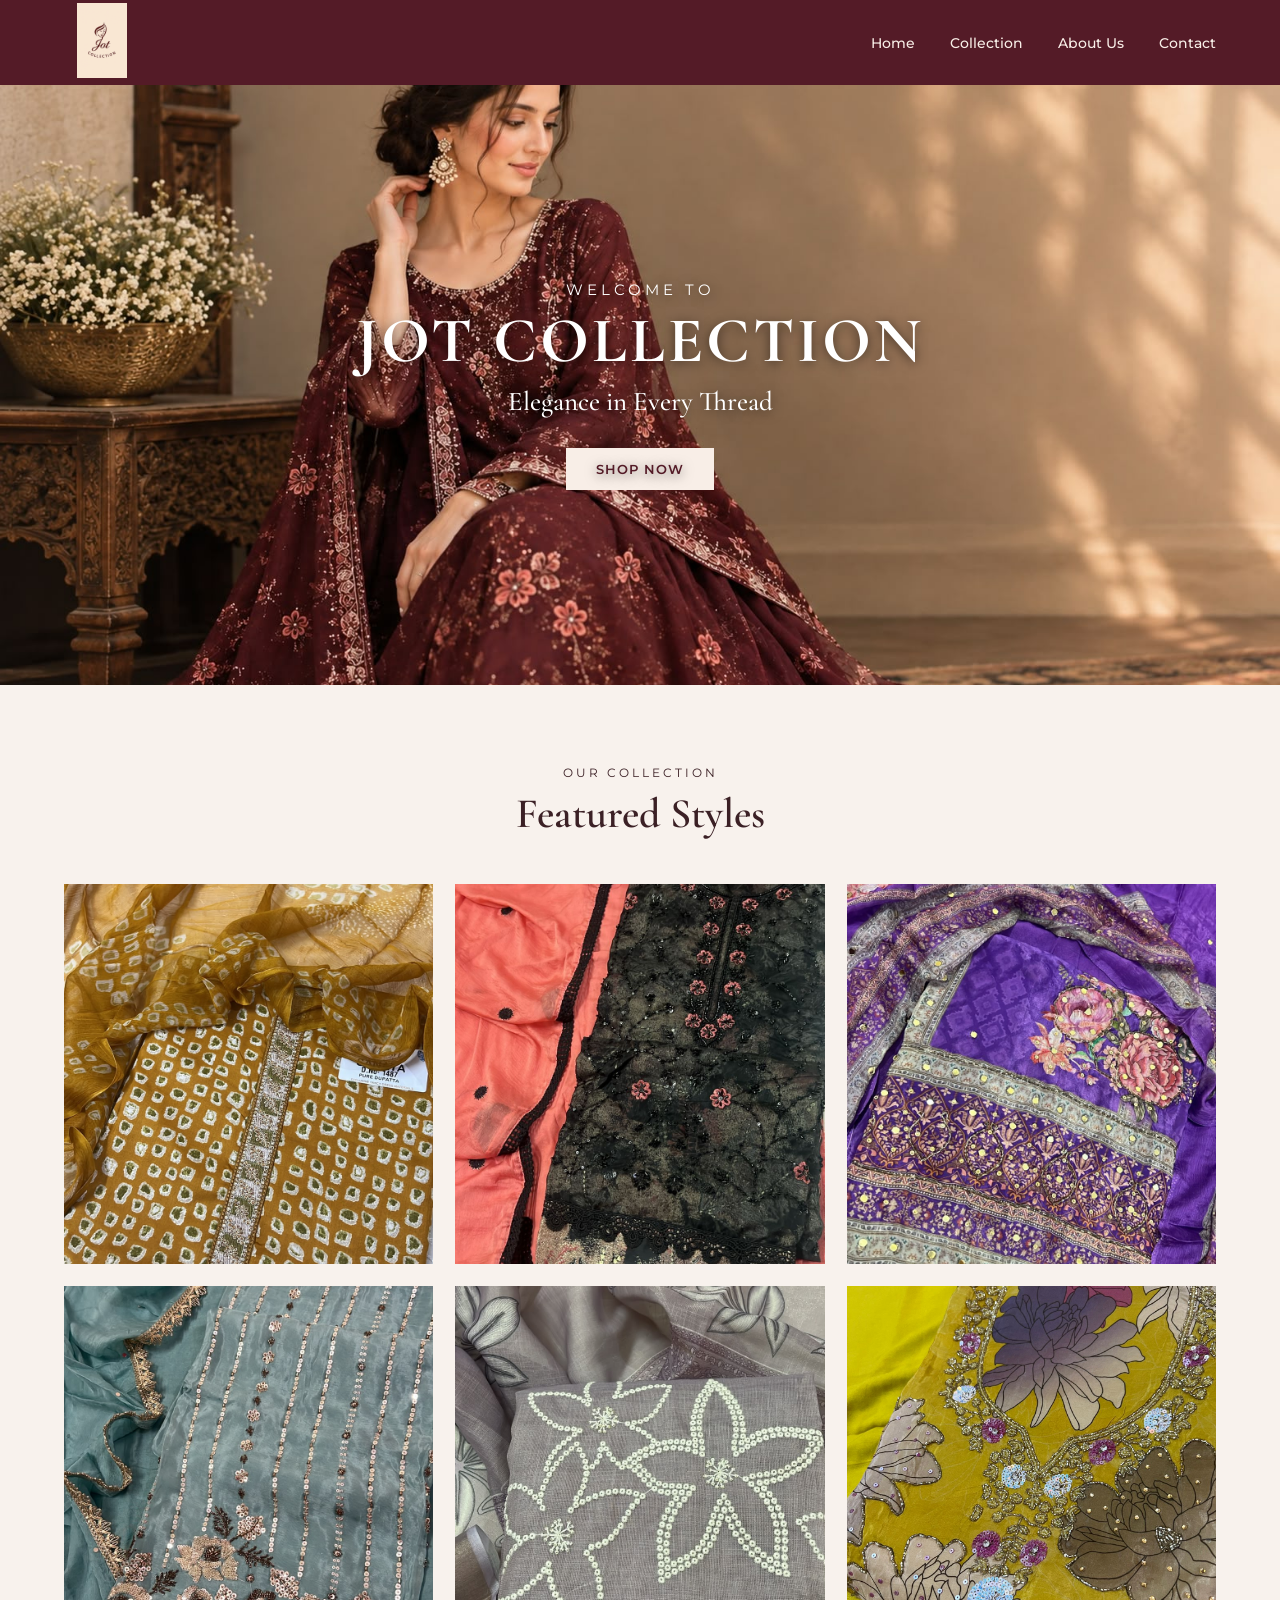
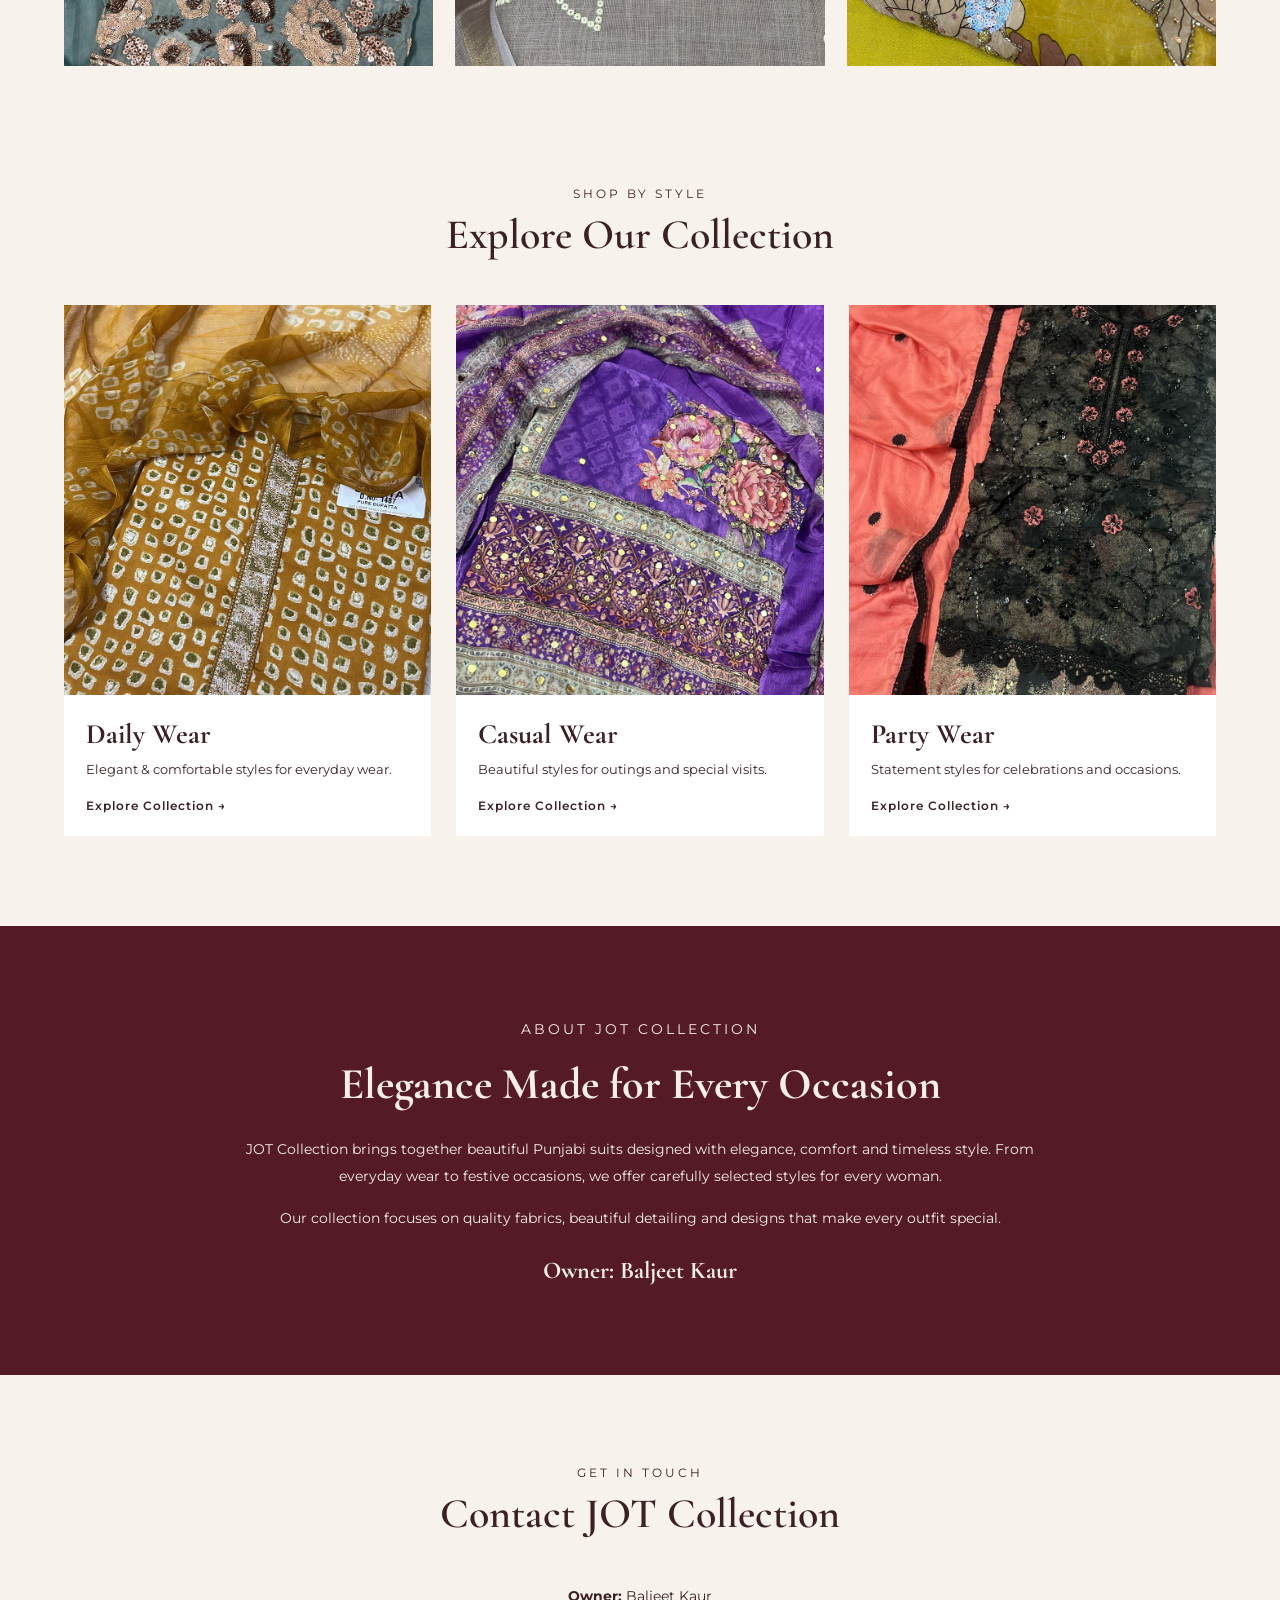
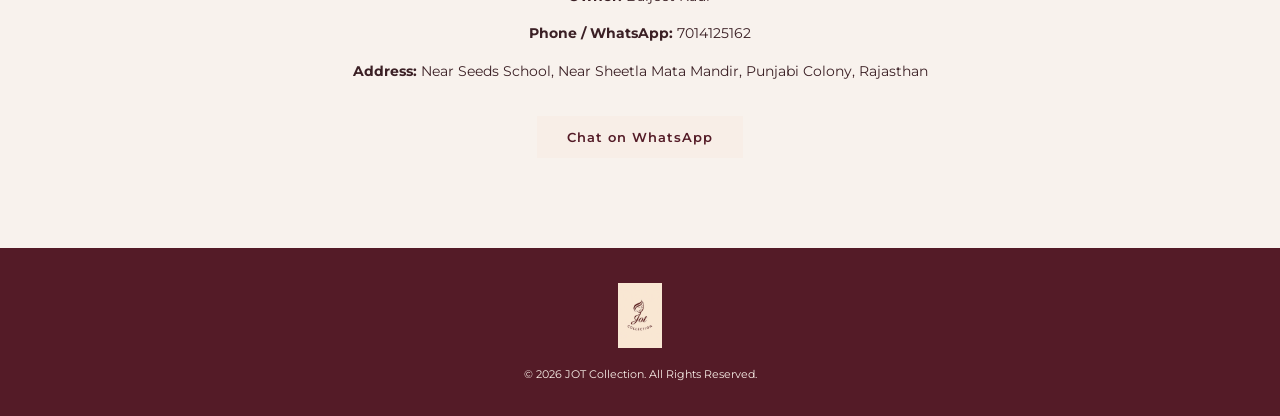
<file: index.html>
<!DOCTYPE html>
<html lang="en">

<head>
    <meta charset="UTF-8">
    <meta name="viewport" content="width=device-width, initial-scale=1.0">

    <title>JOT Collection | Punjabi Suits</title>

    <link rel="stylesheet" href="style.css">
</head>

<body>

    <!-- NAVBAR -->
    <header>
        <nav class="navbar">

            <a href="index.html" class="logo">
                <img src="logo.jpg" alt="JOT Collection Logo">
            </a>

            <div class="nav-links">
                <a href="index.html">Home</a>
                <a href="#collection">Collection</a>
                <a href="#about">About Us</a>
                <a href="#contact">Contact</a>
            </div>

        </nav>
    </header>


    <!-- HERO SECTION -->
    <section class="hero">

        <img src="hero.jpeg" alt="JOT Collection Fashion">

        <div class="hero-content">

            <p>WELCOME TO</p>

            <h1>JOT COLLECTION</h1>

            <h2>Elegance in Every Thread</h2>

            <a href="#collection" class="btn">
                SHOP NOW
            </a>

        </div>

    </section>


    <!-- FEATURED COLLECTION -->
    <section class="featured" id="collection">

        <div class="section-title">
            <p>OUR COLLECTION</p>
            <h2>Featured Styles</h2>
        </div>

        <div class="featured-grid">

            <div class="featured-card">
                <img src="image/suit1.jpeg" alt="JOT Collection Suit">
            </div>

            <div class="featured-card">
                <img src="image/suit3.jpeg" alt="JOT Collection Suit">
            </div>

            <div class="featured-card">
                <img src="image/suit6.jpeg" alt="JOT Collection Suit">
            </div>

            <div class="featured-card">
                <img src="image/suit12.jpeg" alt="JOT Collection Suit">
            </div>

            <div class="featured-card">
                <img src="image/suit18.jpeg" alt="JOT Collection Suit">
            </div>

            <div class="featured-card">
                <img src="image/suit26.jpeg" alt="JOT Collection Suit">
            </div>

        </div>

    </section>


    <!-- CATEGORIES -->
    <section class="categories">

        <div class="section-title">
            <p>SHOP BY STYLE</p>
            <h2>Explore Our Collection</h2>
        </div>

        <div class="category-grid">

            <!-- DAILY WEAR -->
            <a href="daily.html" class="category-card">

                <img src="image/suit1.jpeg" alt="Daily Wear">

                <div class="category-content">
                    <h3>Daily Wear</h3>

                    <p>
                        Elegant & comfortable styles for everyday wear.
                    </p>

                    <span>Explore Collection →</span>
                </div>

            </a>


            <!-- CASUAL WEAR -->
            <a href="casual.html" class="category-card">

                <img src="image/suit6.jpeg" alt="Casual Wear">

                <div class="category-content">
                    <h3>Casual Wear</h3>

                    <p>
                        Beautiful styles for outings and special visits.
                    </p>

                    <span>Explore Collection →</span>
                </div>

            </a>


            <!-- PARTY WEAR -->
            <a href="party.html" class="category-card">

                <img src="image/suit3.jpeg" alt="Party Wear">

                <div class="category-content">
                    <h3>Party Wear</h3>

                    <p>
                        Statement styles for celebrations and occasions.
                    </p>

                    <span>Explore Collection →</span>
                </div>

            </a>

        </div>

    </section>


    <!-- ABOUT US -->
    <section class="about" id="about">

        <div class="about-content">

            <p class="small-title">
                ABOUT JOT COLLECTION
            </p>

            <h2>
                Elegance Made for Every Occasion
            </h2>

            <p>
                JOT Collection brings together beautiful Punjabi suits
                designed with elegance, comfort and timeless style.
                From everyday wear to festive occasions, we offer
                carefully selected styles for every woman.
            </p>

            <p>
                Our collection focuses on quality fabrics, beautiful
                detailing and designs that make every outfit special.
            </p>

            <h3>
                Owner: Baljeet Kaur
            </h3>

        </div>

    </section>


    <!-- CONTACT -->
    <section class="contact" id="contact">

        <div class="section-title">

            <p>GET IN TOUCH</p>

            <h2>Contact JOT Collection</h2>

        </div>

        <div class="contact-info">

            <p>
                <strong>Owner:</strong> Baljeet Kaur
            </p>

            <p>
                <strong>Phone / WhatsApp:</strong> 7014125162
            </p>

            <p>
                <strong>Address:</strong>
                Near Seeds School, Near Sheetla Mata Mandir,
                Punjabi Colony, Rajasthan
            </p>

            <a
                href="https://wa.me/917014125162"
                class="btn"
                target="_blank">
                Chat on WhatsApp
            </a>

        </div>

    </section>


    <!-- FOOTER -->
    <footer>

        <img src="logo.jpg" alt="JOT Collection Logo">

        <p>
            © 2026 JOT Collection. All Rights Reserved.
        </p>

    </footer>


</body>

</html>
</file>
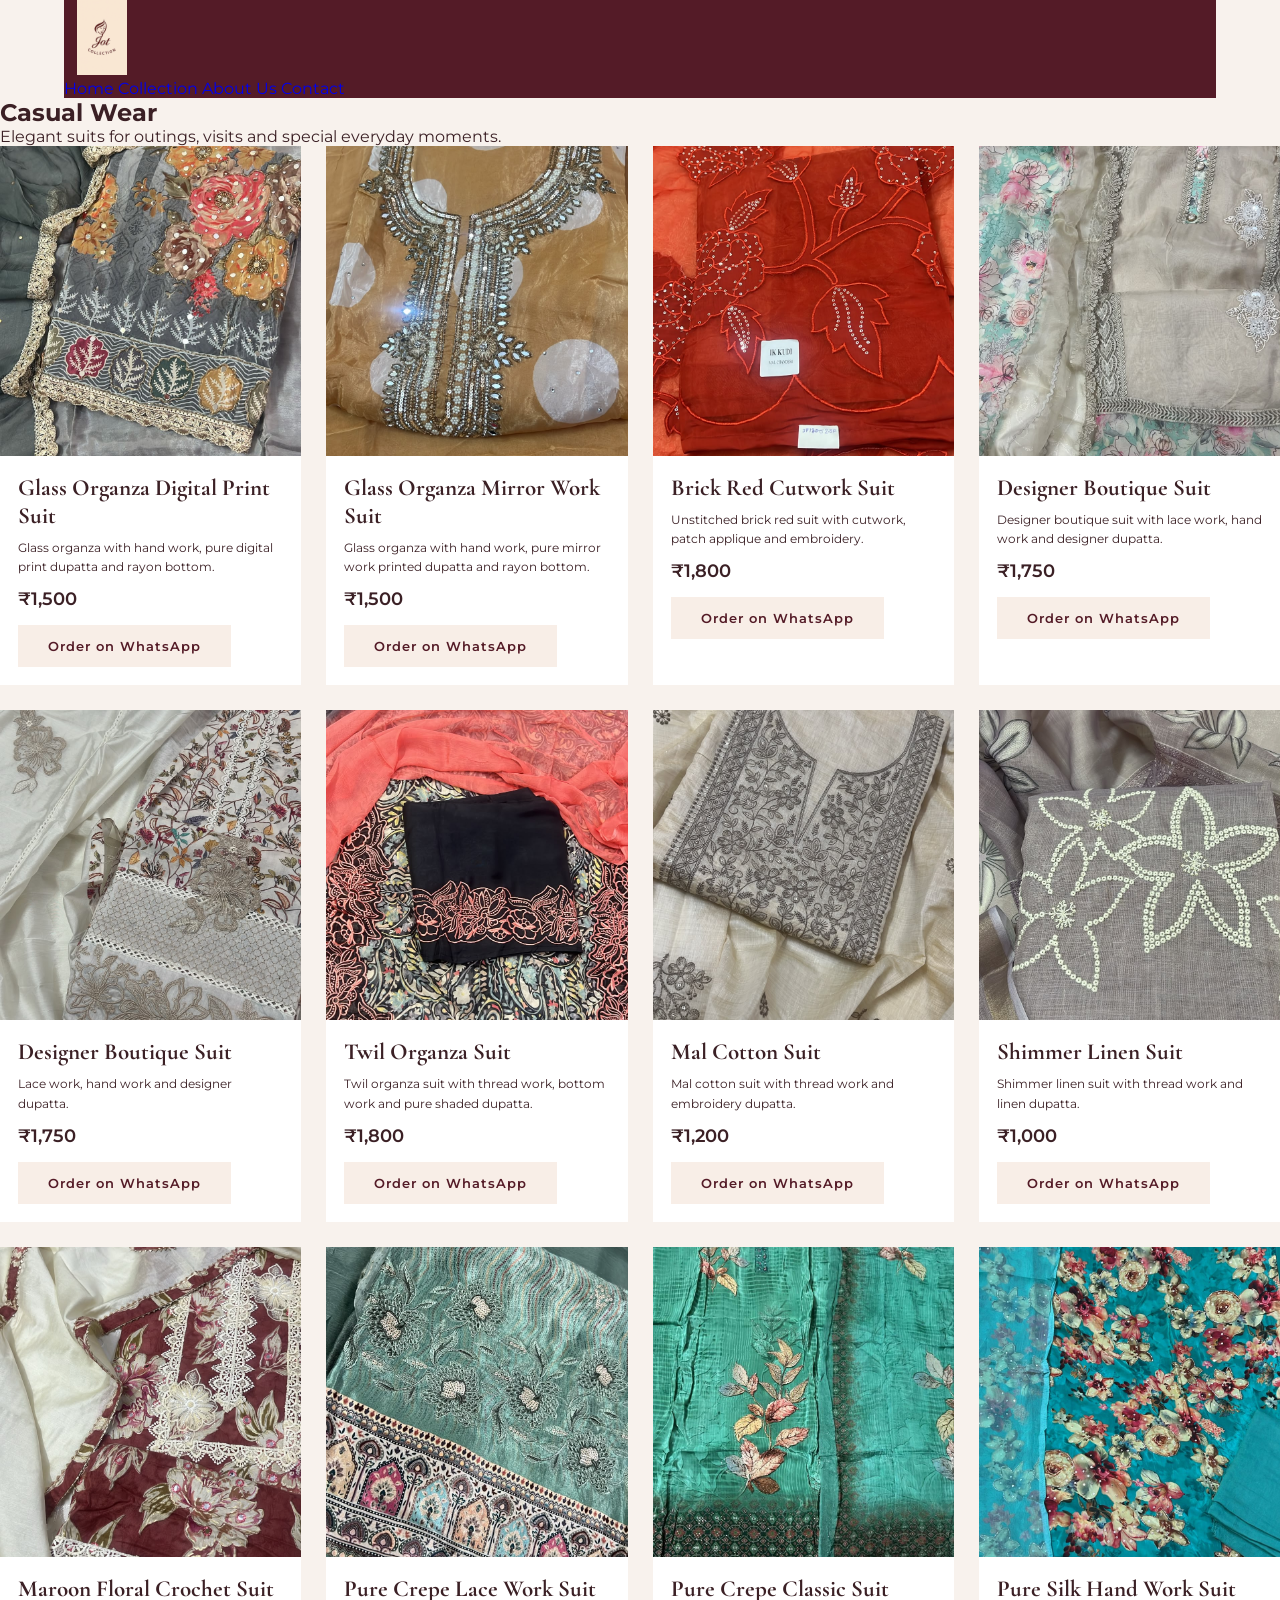
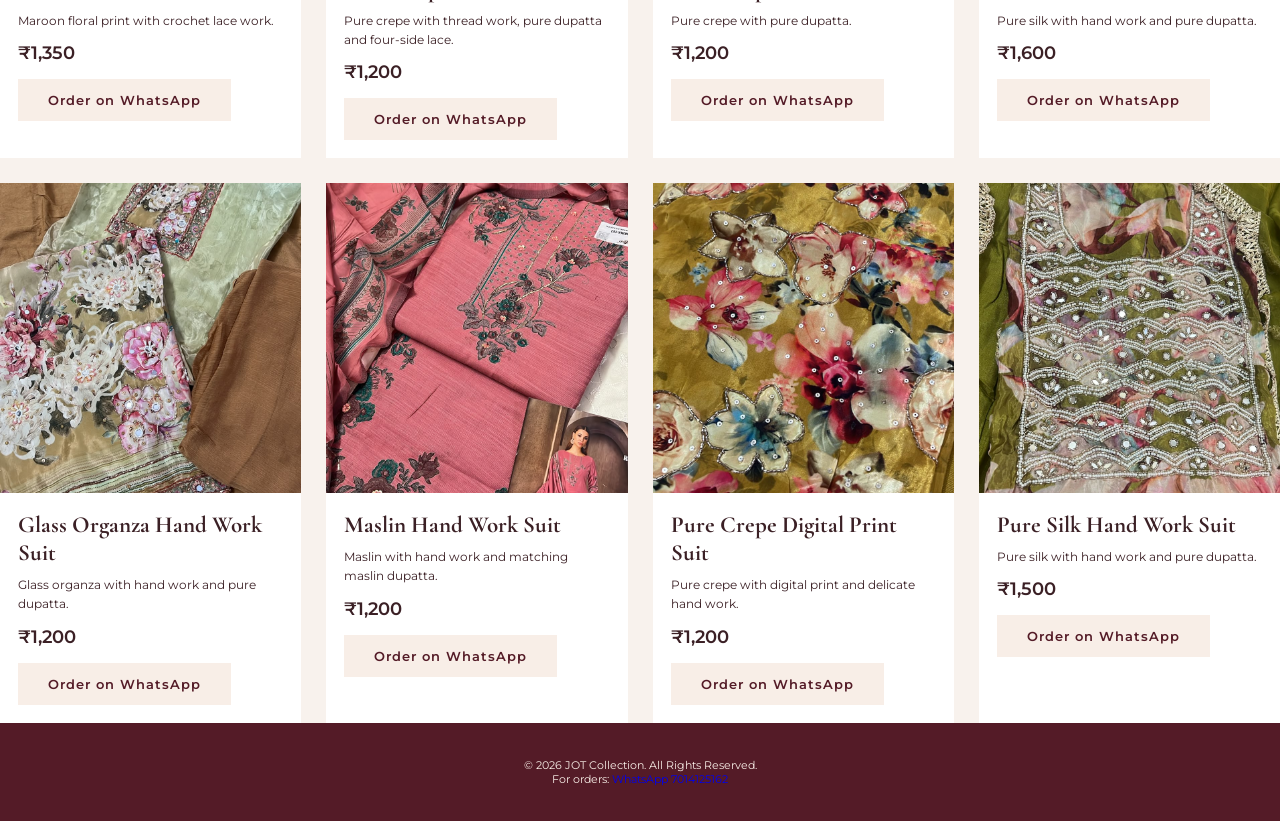
<file: casual.html>
<!DOCTYPE html>
<html lang="en">
<head>
    <meta charset="UTF-8">
    <meta name="viewport" content="width=device-width, initial-scale=1.0">
    <title>Casual Wear | JOT Collection</title>
    <link rel="stylesheet" href="style.css">
</head>

<body>

<header class="navbar">
    <div class="nav-container">
        <a href="index.html" class="logo">
            <img src="logo.jpg" alt="JOT Collection">
        </a>

        <nav>
            <a href="index.html">Home</a>
            <a href="daily.html">Collection</a>
            <a href="index.html#about">About Us</a>
            <a href="index.html#contact">Contact</a>
        </nav>
    </div>
</header>

<main>

<section class="page-header">
    <h1>Casual Wear</h1>
    <p>Elegant suits for outings, visits and special everyday moments.</p>
</section>

<section class="products">
    <div class="product-grid">

        <!-- Suit 7 -->
        <div class="product-card">
            <div class="product-image">
                <img src="image/suit7.jpeg" alt="Glass Organza Digital Print Suit">
            </div>
            <div class="product-info">
                <h3>Glass Organza Digital Print Suit</h3>
                <p>Glass organza with hand work, pure digital print dupatta and rayon bottom.</p>
                <span class="price">₹1,500</span>
                <a class="btn" href="https://wa.me/917014125162?text=Hello%20JOT%20Collection%2C%20I%20want%20to%20order%20Glass%20Organza%20Digital%20Print%20Suit" target="_blank">Order on WhatsApp</a>
            </div>
        </div>

        <!-- Suit 8 -->
        <div class="product-card">
            <div class="product-image">
                <img src="image/suit8.jpeg" alt="Glass Organza Mirror Work Suit">
            </div>
            <div class="product-info">
                <h3>Glass Organza Mirror Work Suit</h3>
                <p>Glass organza with hand work, pure mirror work printed dupatta and rayon bottom.</p>
                <span class="price">₹1,500</span>
                <a class="btn" href="https://wa.me/917014125162?text=Hello%20JOT%20Collection%2C%20I%20want%20to%20order%20Glass%20Organza%20Mirror%20Work%20Suit" target="_blank">Order on WhatsApp</a>
            </div>
        </div>

        <!-- Suit 9 -->
        <div class="product-card">
            <div class="product-image">
                <img src="image/suit9.jpeg" alt="Brick Red Cutwork Suit">
            </div>
            <div class="product-info">
                <h3>Brick Red Cutwork Suit</h3>
                <p>Unstitched brick red suit with cutwork, patch applique and embroidery.</p>
                <span class="price">₹1,800</span>
                <a class="btn" href="https://wa.me/917014125162?text=Hello%20JOT%20Collection%2C%20I%20want%20to%20order%20Brick%20Red%20Cutwork%20Suit" target="_blank">Order on WhatsApp</a>
            </div>
        </div>

        <!-- Suit 11 -->
        <div class="product-card">
            <div class="product-image">
                <img src="image/suit11.jpeg" alt="Designer Boutique Suit">
            </div>
            <div class="product-info">
                <h3>Designer Boutique Suit</h3>
                <p>Designer boutique suit with lace work, hand work and designer dupatta.</p>
                <span class="price">₹1,750</span>
                <a class="btn" href="https://wa.me/917014125162?text=Hello%20JOT%20Collection%2C%20I%20want%20to%20order%20Designer%20Boutique%20Suit" target="_blank">Order on WhatsApp</a>
            </div>
        </div>

        <!-- Suit 13 -->
        <div class="product-card">
            <div class="product-image">
                <img src="image/suit13.jpeg" alt="Designer Boutique Suit">
            </div>
            <div class="product-info">
                <h3>Designer Boutique Suit</h3>
                <p>Lace work, hand work and designer dupatta.</p>
                <span class="price">₹1,750</span>
                <a class="btn" href="https://wa.me/917014125162?text=Hello%20JOT%20Collection%2C%20I%20want%20to%20order%20Designer%20Boutique%20Suit" target="_blank">Order on WhatsApp</a>
            </div>
        </div>

        <!-- Suit 16 -->
        <div class="product-card">
            <div class="product-image">
                <img src="image/suit16.jpeg" alt="Twil Organza Suit">
            </div>
            <div class="product-info">
                <h3>Twil Organza Suit</h3>
                <p>Twil organza suit with thread work, bottom work and pure shaded dupatta.</p>
                <span class="price">₹1,800</span>
                <a class="btn" href="https://wa.me/917014125162?text=Hello%20JOT%20Collection%2C%20I%20want%20to%20order%20Twil%20Organza%20Suit" target="_blank">Order on WhatsApp</a>
            </div>
        </div>

        <!-- Suit 17 -->
        <div class="product-card">
            <div class="product-image">
                <img src="image/suit17.jpeg" alt="Mal Cotton Suit">
            </div>
            <div class="product-info">
                <h3>Mal Cotton Suit</h3>
                <p>Mal cotton suit with thread work and embroidery dupatta.</p>
                <span class="price">₹1,200</span>
                <a class="btn" href="https://wa.me/917014125162?text=Hello%20JOT%20Collection%2C%20I%20want%20to%20order%20Mal%20Cotton%20Suit" target="_blank">Order on WhatsApp</a>
            </div>
        </div>

        <!-- Suit 18 -->
        <div class="product-card">
            <div class="product-image">
                <img src="image/suit18.jpeg" alt="Shimmer Linen Suit">
            </div>
            <div class="product-info">
                <h3>Shimmer Linen Suit</h3>
                <p>Shimmer linen suit with thread work and linen dupatta.</p>
                <span class="price">₹1,000</span>
                <a class="btn" href="https://wa.me/917014125162?text=Hello%20JOT%20Collection%2C%20I%20want%20to%20order%20Shimmer%20Linen%20Suit" target="_blank">Order on WhatsApp</a>
            </div>
        </div>

        <!-- Suit 19 -->
        <div class="product-card">
            <div class="product-image">
                <img src="image/suit19.jpeg" alt="Maroon Floral Crochet Suit">
            </div>
            <div class="product-info">
                <h3>Maroon Floral Crochet Suit</h3>
                <p>Maroon floral print with crochet lace work.</p>
                <span class="price">₹1,350</span>
                <a class="btn" href="https://wa.me/917014125162?text=Hello%20JOT%20Collection%2C%20I%20want%20to%20order%20Maroon%20Floral%20Crochet%20Suit" target="_blank">Order on WhatsApp</a>
            </div>
        </div>

        <!-- Suit 20 -->
        <div class="product-card">
            <div class="product-image">
                <img src="image/suit20.jpeg" alt="Pure Crepe Lace Work Suit">
            </div>
            <div class="product-info">
                <h3>Pure Crepe Lace Work Suit</h3>
                <p>Pure crepe with thread work, pure dupatta and four-side lace.</p>
                <span class="price">₹1,200</span>
                <a class="btn" href="https://wa.me/917014125162?text=Hello%20JOT%20Collection%2C%20I%20want%20to%20order%20Pure%20Crepe%20Lace%20Work%20Suit" target="_blank">Order on WhatsApp</a>
            </div>
        </div>

        <!-- Suit 22 -->
        <div class="product-card">
            <div class="product-image">
                <img src="image/suit22.jpeg" alt="Pure Crepe Classic Suit">
            </div>
            <div class="product-info">
                <h3>Pure Crepe Classic Suit</h3>
                <p>Pure crepe with pure dupatta.</p>
                <span class="price">₹1,200</span>
                <a class="btn" href="https://wa.me/917014125162?text=Hello%20JOT%20Collection%2C%20I%20want%20to%20order%20Pure%20Crepe%20Classic%20Suit" target="_blank">Order on WhatsApp</a>
            </div>
        </div>

        <!-- Suit 23 -->
        <div class="product-card">
            <div class="product-image">
                <img src="image/suit23.jpeg" alt="Pure Silk Hand Work Suit">
            </div>
            <div class="product-info">
                <h3>Pure Silk Hand Work Suit</h3>
                <p>Pure silk with hand work and pure dupatta.</p>
                <span class="price">₹1,600</span>
                <a class="btn" href="https://wa.me/917014125162?text=Hello%20JOT%20Collection%2C%20I%20want%20to%20order%20Pure%20Silk%20Hand%20Work%20Suit" target="_blank">Order on WhatsApp</a>
            </div>
        </div>

        <!-- Suit 29 -->
        <div class="product-card">
            <div class="product-image">
                <img src="image/suit29.jpeg" alt="Glass Organza Hand Work Suit">
            </div>
            <div class="product-info">
                <h3>Glass Organza Hand Work Suit</h3>
                <p>Glass organza with hand work and pure dupatta.</p>
                <span class="price">₹1,200</span>
                <a class="btn" href="https://wa.me/917014125162?text=Hello%20JOT%20Collection%2C%20I%20want%20to%20order%20Glass%20Organza%20Hand%20Work%20Suit" target="_blank">Order on WhatsApp</a>
            </div>
        </div>

        <!-- Suit 30 -->
        <div class="product-card">
            <div class="product-image">
                <img src="image/suit30.jpeg" alt="Maslin Hand Work Suit">
            </div>
            <div class="product-info">
                <h3>Maslin Hand Work Suit</h3>
                <p>Maslin with hand work and matching maslin dupatta.</p>
                <span class="price">₹1,200</span>
                <a class="btn" href="https://wa.me/917014125162?text=Hello%20JOT%20Collection%2C%20I%20want%20to%20order%20Maslin%20Hand%20Work%20Suit" target="_blank">Order on WhatsApp</a>
            </div>
        </div>

        <!-- Suit 31 -->
        <div class="product-card">
            <div class="product-image">
                <img src="image/suit31.jpeg" alt="Pure Crepe Digital Print Suit">
            </div>
            <div class="product-info">
                <h3>Pure Crepe Digital Print Suit</h3>
                <p>Pure crepe with digital print and delicate hand work.</p>
                <span class="price">₹1,200</span>
                <a class="btn" href="https://wa.me/917014125162?text=Hello%20JOT%20Collection%2C%20I%20want%20to%20order%20Pure%20Crepe%20Digital%20Print%20Suit" target="_blank">Order on WhatsApp</a>
            </div>
        </div>

        <!-- Suit 32 -->
        <div class="product-card">
            <div class="product-image">
                <img src="image/suit32.jpeg" alt="Pure Silk Hand Work Suit">
            </div>
            <div class="product-info">
                <h3>Pure Silk Hand Work Suit</h3>
                <p>Pure silk with hand work and pure dupatta.</p>
                <span class="price">₹1,500</span>
                <a class="btn" href="https://wa.me/917014125162?text=Hello%20JOT%20Collection%2C%20I%20want%20to%20order%20Pure%20Silk%20Hand%20Work%20Suit" target="_blank">Order on WhatsApp</a>
            </div>
        </div>

    </div>
</section>

</main>

<footer>
    <p>© 2026 JOT Collection. All Rights Reserved.</p>
    <p>
        For orders:
        <a href="https://wa.me/917014125162" target="_blank">
            WhatsApp 7014125162
        </a>
    </p>
</footer>

</body>
</html>
</file>
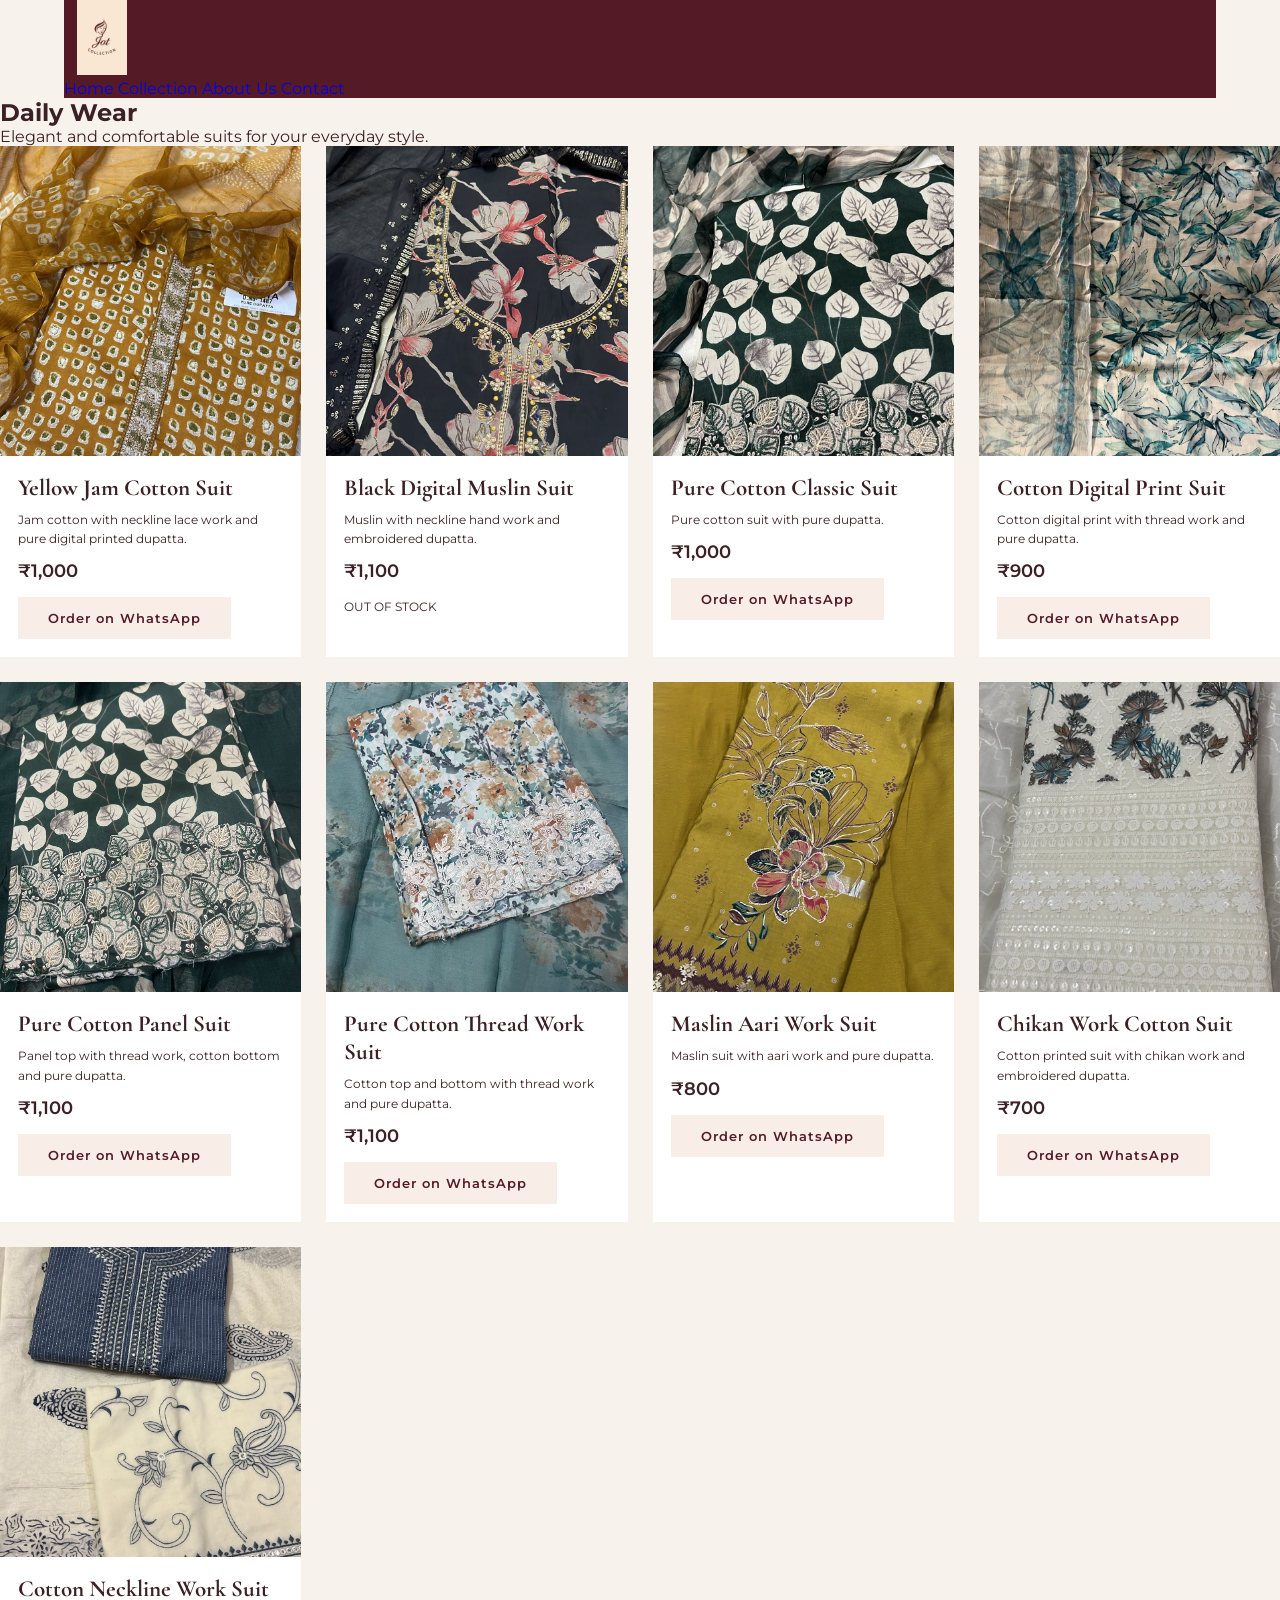
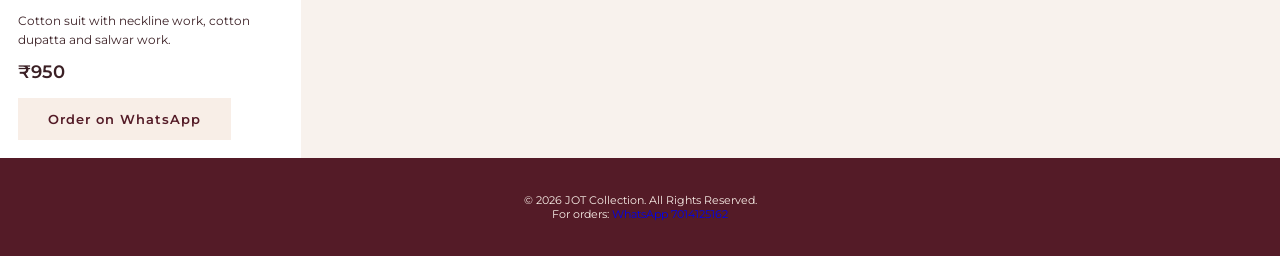
<file: daily.html>
<!DOCTYPE html>
<html lang="en">
<head>
    <meta charset="UTF-8">
    <meta name="viewport" content="width=device-width, initial-scale=1.0">
    <title>Daily Wear | JOT Collection</title>
    <link rel="stylesheet" href="style.css">
</head>

<body>

<header class="navbar">
    <div class="nav-container">
        <a href="index.html" class="logo">
            <img src="logo.jpg" alt="JOT Collection">
        </a>

        <nav>
            <a href="index.html">Home</a>
            <a href="daily.html">Collection</a>
            <a href="index.html#about">About Us</a>
            <a href="index.html#contact">Contact</a>
        </nav>
    </div>
</header>

<main>

<section class="page-header">
    <h1>Daily Wear</h1>
    <p>Elegant and comfortable suits for your everyday style.</p>
</section>

<section class="products">
    <div class="product-grid">

        <!-- Suit 1 -->
        <div class="product-card">
            <div class="product-image">
                <img src="image/suit1.jpeg" alt="Yellow Jam Cotton Suit">
            </div>
            <div class="product-info">
                <h3>Yellow Jam Cotton Suit</h3>
                <p>Jam cotton with neckline lace work and pure digital printed dupatta.</p>
                <span class="price">₹1,000</span>
                <a class="btn" href="https://wa.me/917014125162?text=Hello%20JOT%20Collection%2C%20I%20want%20to%20order%20Yellow%20Jam%20Cotton%20Suit" target="_blank">Order on WhatsApp</a>
            </div>
        </div>

        <!-- Suit 2 -->
        <div class="product-card">
            <div class="product-image">
                <img src="image/suit2.jpeg" alt="Black Digital Muslin Suit">
            </div>
            <div class="product-info">
                <h3>Black Digital Muslin Suit</h3>
                <p>Muslin with neckline hand work and embroidered dupatta.</p>
                <span class="price">₹1,100</span>
                <p class="out-stock">OUT OF STOCK</p>
            </div>
        </div>

        <!-- Suit 21 -->
        <div class="product-card">
            <div class="product-image">
                <img src="image/suit21.jpeg" alt="Pure Cotton Classic Suit">
            </div>
            <div class="product-info">
                <h3>Pure Cotton Classic Suit</h3>
                <p>Pure cotton suit with pure dupatta.</p>
                <span class="price">₹1,000</span>
                <a class="btn" href="https://wa.me/917014125162?text=Hello%20JOT%20Collection%2C%20I%20want%20to%20order%20Pure%20Cotton%20Classic%20Suit" target="_blank">Order on WhatsApp</a>
            </div>
        </div>

        <!-- Suit 24 -->
        <div class="product-card">
            <div class="product-image">
                <img src="image/suit24.jpeg" alt="Cotton Digital Print Suit">
            </div>
            <div class="product-info">
                <h3>Cotton Digital Print Suit</h3>
                <p>Cotton digital print with thread work and pure dupatta.</p>
                <span class="price">₹900</span>
                <a class="btn" href="https://wa.me/917014125162?text=Hello%20JOT%20Collection%2C%20I%20want%20to%20order%20Cotton%20Digital%20Print%20Suit" target="_blank">Order on WhatsApp</a>
            </div>
        </div>

        <!-- Suit 25 -->
        <div class="product-card">
            <div class="product-image">
                <img src="image/suit25.jpeg" alt="Pure Cotton Panel Suit">
            </div>
            <div class="product-info">
                <h3>Pure Cotton Panel Suit</h3>
                <p>Panel top with thread work, cotton bottom and pure dupatta.</p>
                <span class="price">₹1,100</span>
                <a class="btn" href="https://wa.me/917014125162?text=Hello%20JOT%20Collection%2C%20I%20want%20to%20order%20Pure%20Cotton%20Panel%20Suit" target="_blank">Order on WhatsApp</a>
            </div>
        </div>

        <!-- Suit 27 -->
        <div class="product-card">
            <div class="product-image">
                <img src="image/suit27.jpeg" alt="Pure Cotton Thread Work Suit">
            </div>
            <div class="product-info">
                <h3>Pure Cotton Thread Work Suit</h3>
                <p>Cotton top and bottom with thread work and pure dupatta.</p>
                <span class="price">₹1,100</span>
                <a class="btn" href="https://wa.me/917014125162?text=Hello%20JOT%20Collection%2C%20I%20want%20to%20order%20Pure%20Cotton%20Thread%20Work%20Suit" target="_blank">Order on WhatsApp</a>
            </div>
        </div>

        <!-- Suit 28 -->
        <div class="product-card">
            <div class="product-image">
                <img src="image/suit28.jpeg" alt="Maslin Aari Work Suit">
            </div>
            <div class="product-info">
                <h3>Maslin Aari Work Suit</h3>
                <p>Maslin suit with aari work and pure dupatta.</p>
                <span class="price">₹800</span>
                <a class="btn" href="https://wa.me/917014125162?text=Hello%20JOT%20Collection%2C%20I%20want%20to%20order%20Maslin%20Aari%20Work%20Suit" target="_blank">Order on WhatsApp</a>
            </div>
        </div>

        <!-- Suit 33 -->
        <div class="product-card">
            <div class="product-image">
                <img src="image/suit33.jpeg" alt="Chikan Work Cotton Suit">
            </div>
            <div class="product-info">
                <h3>Chikan Work Cotton Suit</h3>
                <p>Cotton printed suit with chikan work and embroidered dupatta.</p>
                <span class="price">₹700</span>
                <a class="btn" href="https://wa.me/917014125162?text=Hello%20JOT%20Collection%2C%20I%20want%20to%20order%20Chikan%20Work%20Cotton%20Suit" target="_blank">Order on WhatsApp</a>
            </div>
        </div>

        <!-- Suit 34 -->
        <div class="product-card">
            <div class="product-image">
                <img src="image/suit34.jpeg" alt="Cotton Neckline Work Suit">
            </div>
            <div class="product-info">
                <h3>Cotton Neckline Work Suit</h3>
                <p>Cotton suit with neckline work, cotton dupatta and salwar work.</p>
                <span class="price">₹950</span>
                <a class="btn" href="https://wa.me/917014125162?text=Hello%20JOT%20Collection%2C%20I%20want%20to%20order%20Cotton%20Neckline%20Work%20Suit" target="_blank">Order on WhatsApp</a>
            </div>
        </div>

    </div>
</section>

</main>

<footer>
    <p>© 2026 JOT Collection. All Rights Reserved.</p>
    <p>
        For orders:
        <a href="https://wa.me/917014125162" target="_blank">
            WhatsApp 7014125162
        </a>
    </p>
</footer>

</body>
</html>
</file>
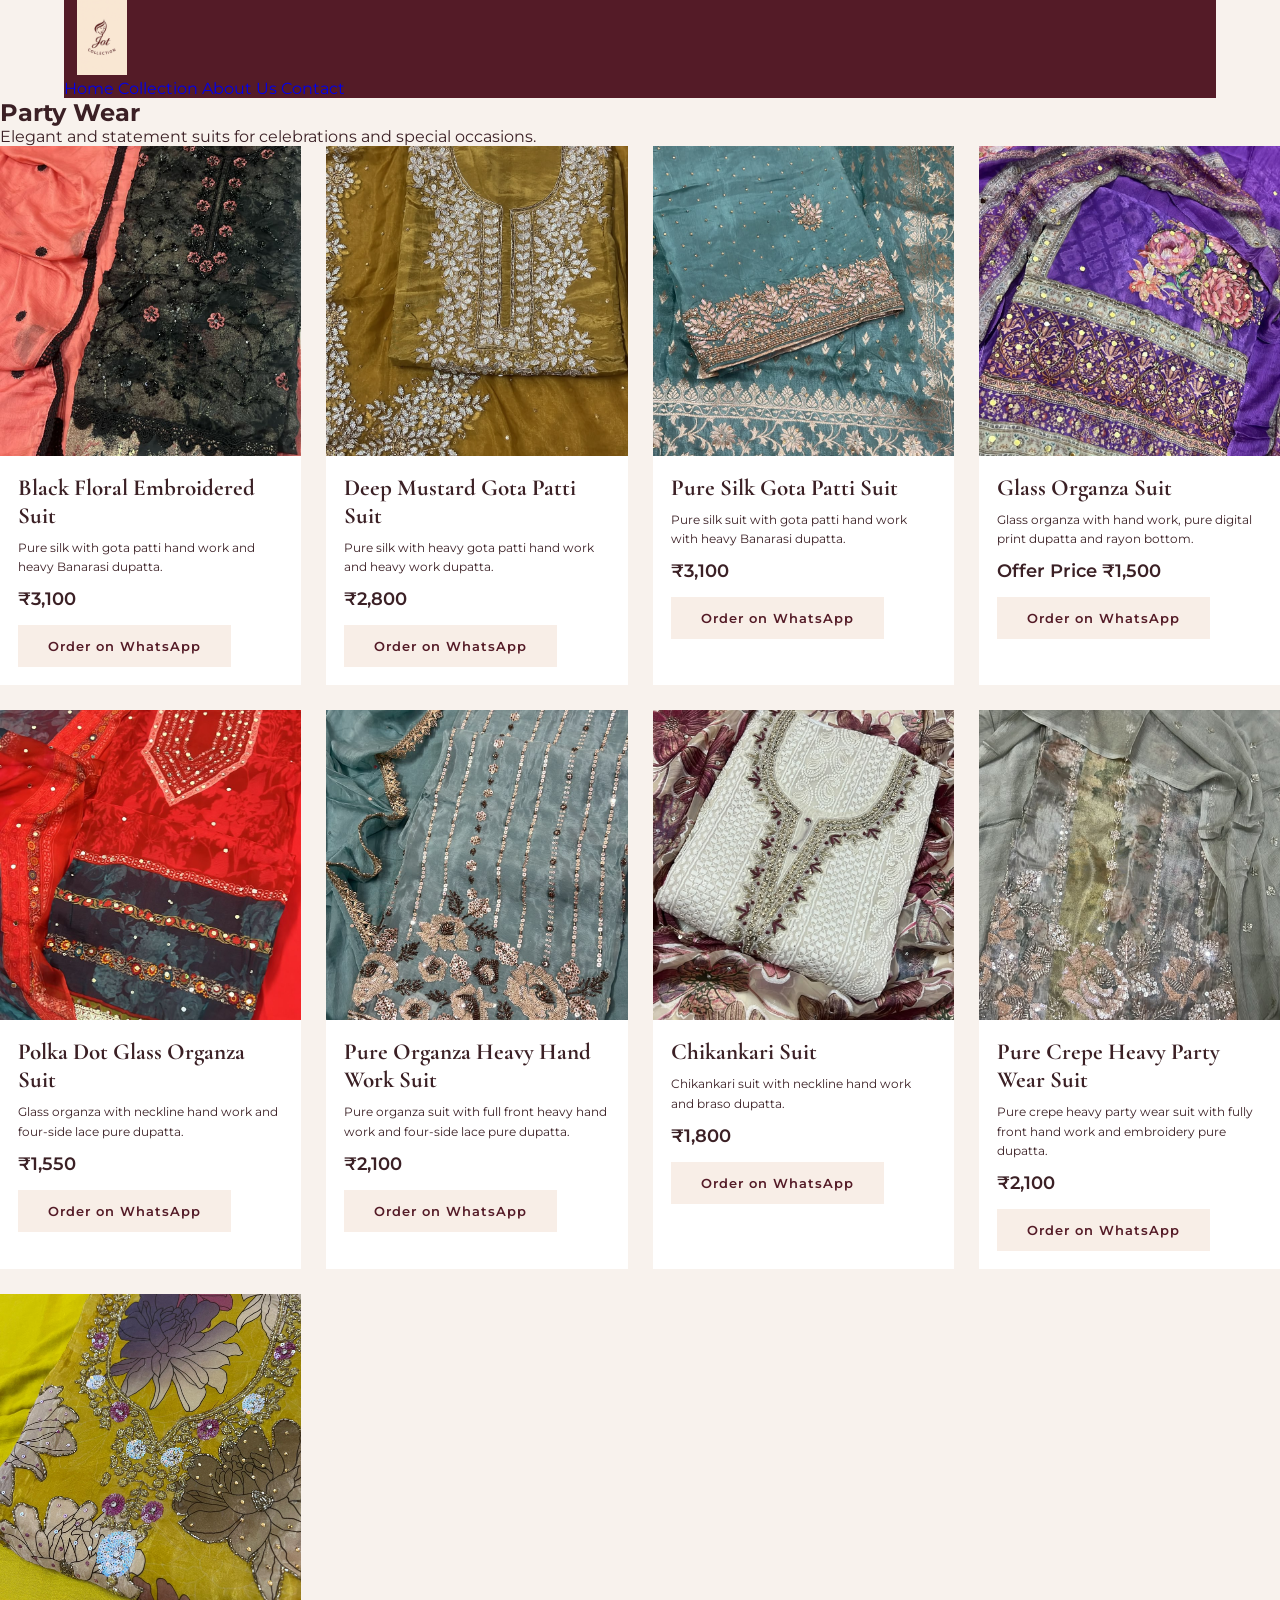
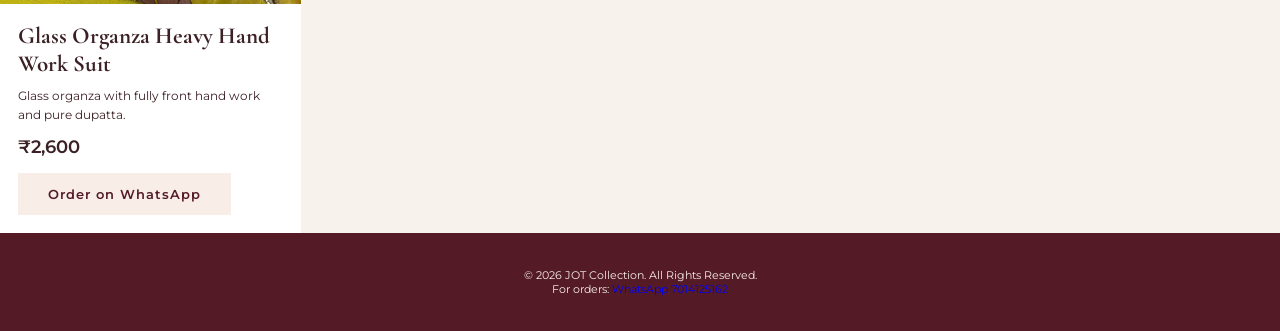
<file: party.html>
<!DOCTYPE html>
<html lang="en">
<head>
    <meta charset="UTF-8">
    <meta name="viewport" content="width=device-width, initial-scale=1.0">
    <title>Party Wear | JOT Collection</title>
    <link rel="stylesheet" href="style.css">
</head>

<body>

<header class="navbar">
    <div class="nav-container">
        <a href="index.html" class="logo">
            <img src="logo.jpg" alt="JOT Collection">
        </a>

        <nav>
            <a href="index.html">Home</a>
            <a href="daily.html">Collection</a>
            <a href="index.html#about">About Us</a>
            <a href="index.html#contact">Contact</a>
        </nav>
    </div>
</header>

<main>

<section class="page-header">
    <h1>Party Wear</h1>
    <p>Elegant and statement suits for celebrations and special occasions.</p>
</section>

<section class="products">
    <div class="product-grid">

        <!-- Suit 3 -->
        <div class="product-card">
            <div class="product-image">
                <img src="image/suit3.jpeg" alt="Black Floral Embroidered Suit">
            </div>
            <div class="product-info">
                <h3>Black Floral Embroidered Suit</h3>
                <p>Pure silk with gota patti hand work and heavy Banarasi dupatta.</p>
                <span class="price">₹3,100</span>
                <a class="btn" href="https://wa.me/917014125162?text=Hello%20JOT%20Collection%2C%20I%20want%20to%20order%20Black%20Floral%20Embroidered%20Suit" target="_blank">Order on WhatsApp</a>
            </div>
        </div>

        <!-- Suit 4 -->
        <div class="product-card">
            <div class="product-image">
                <img src="image/suit4.jpeg" alt="Deep Mustard Gota Patti Suit">
            </div>
            <div class="product-info">
                <h3>Deep Mustard Gota Patti Suit</h3>
                <p>Pure silk with heavy gota patti hand work and heavy work dupatta.</p>
                <span class="price">₹2,800</span>
                <a class="btn" href="https://wa.me/917014125162?text=Hello%20JOT%20Collection%2C%20I%20want%20to%20order%20Deep%20Mustard%20Gota%20Patti%20Suit" target="_blank">Order on WhatsApp</a>
            </div>
        </div>

        <!-- Suit 5 -->
        <div class="product-card">
            <div class="product-image">
                <img src="image/suit5.jpeg" alt="Pure Silk Gota Patti Suit">
            </div>
            <div class="product-info">
                <h3>Pure Silk Gota Patti Suit</h3>
                <p>Pure silk suit with gota patti hand work with heavy Banarasi dupatta.</p>
                <span class="price">₹3,100</span>
                <a class="btn" href="https://wa.me/917014125162?text=Hello%20JOT%20Collection%2C%20I%20want%20to%20order%20Pure%20Silk%20Gota%20Patti%20Suit" target="_blank">Order on WhatsApp</a>
            </div>
        </div>

        <!-- Suit 6 -->
        <div class="product-card">
            <div class="product-image">
                <img src="image/suit6.jpeg" alt="Glass Organza Suit">
            </div>
            <div class="product-info">
                <h3>Glass Organza Suit</h3>
                <p>Glass organza with hand work, pure digital print dupatta and rayon bottom.</p>
                <span class="price">Offer Price ₹1,500</span>
                <a class="btn" href="https://wa.me/917014125162?text=Hello%20JOT%20Collection%2C%20I%20want%20to%20order%20Glass%20Organza%20Suit" target="_blank">Order on WhatsApp</a>
            </div>
        </div>

        <!-- Suit 10 -->
        <div class="product-card">
            <div class="product-image">
                <img src="image/suit10.jpeg" alt="Polka Dot Glass Organza Suit">
            </div>
            <div class="product-info">
                <h3>Polka Dot Glass Organza Suit</h3>
                <p>Glass organza with neckline hand work and four-side lace pure dupatta.</p>
                <span class="price">₹1,550</span>
                <a class="btn" href="https://wa.me/917014125162?text=Hello%20JOT%20Collection%2C%20I%20want%20to%20order%20Polka%20Dot%20Glass%20Organza%20Suit" target="_blank">Order on WhatsApp</a>
            </div>
        </div>

        <!-- Suit 12 -->
        <div class="product-card">
            <div class="product-image">
                <img src="image/suit12.jpeg" alt="Pure Organza Heavy Hand Work Suit">
            </div>
            <div class="product-info">
                <h3>Pure Organza Heavy Hand Work Suit</h3>
                <p>Pure organza suit with full front heavy hand work and four-side lace pure dupatta.</p>
                <span class="price">₹2,100</span>
                <a class="btn" href="https://wa.me/917014125162?text=Hello%20JOT%20Collection%2C%20I%20want%20to%20order%20Pure%20Organza%20Heavy%20Hand%20Work%20Suit" target="_blank">Order on WhatsApp</a>
            </div>
        </div>

        <!-- Suit 14 -->
        <div class="product-card">
            <div class="product-image">
                <img src="image/suit14.jpeg" alt="Chikankari Suit">
            </div>
            <div class="product-info">
                <h3>Chikankari Suit</h3>
                <p>Chikankari suit with neckline hand work and braso dupatta.</p>
                <span class="price">₹1,800</span>
                <a class="btn" href="https://wa.me/917014125162?text=Hello%20JOT%20Collection%2C%20I%20want%20to%20order%20Chikankari%20Suit" target="_blank">Order on WhatsApp</a>
            </div>
        </div>

        <!-- Suit 15 -->
        <div class="product-card">
            <div class="product-image">
                <img src="image/suit15.jpeg" alt="Pure Crepe Heavy Party Wear Suit">
            </div>
            <div class="product-info">
                <h3>Pure Crepe Heavy Party Wear Suit</h3>
                <p>Pure crepe heavy party wear suit with fully front hand work and embroidery pure dupatta.</p>
                <span class="price">₹2,100</span>
                <a class="btn" href="https://wa.me/917014125162?text=Hello%20JOT%20Collection%2C%20I%20want%20to%20order%20Pure%20Crepe%20Heavy%20Party%20Wear%20Suit" target="_blank">Order on WhatsApp</a>
            </div>
        </div>

        <!-- Suit 26 -->
        <div class="product-card">
            <div class="product-image">
                <img src="image/suit26.jpeg" alt="Glass Organza Heavy Hand Work Suit">
            </div>
            <div class="product-info">
                <h3>Glass Organza Heavy Hand Work Suit</h3>
                <p>Glass organza with fully front hand work and pure dupatta.</p>
                <span class="price">₹2,600</span>
                <a class="btn" href="https://wa.me/917014125162?text=Hello%20JOT%20Collection%2C%20I%20want%20to%20order%20Glass%20Organza%20Heavy%20Hand%20Work%20Suit" target="_blank">Order on WhatsApp</a>
            </div>
        </div>

    </div>
</section>

</main>

<footer>
    <p>© 2026 JOT Collection. All Rights Reserved.</p>
    <p>
        For orders:
        <a href="https://wa.me/917014125162" target="_blank">
            WhatsApp 7014125162
        </a>
    </p>
</footer>

</body>
</html>
</file>
<file: style.css>
/* GOOGLE FONTS */
@import url('https://fonts.googleapis.com/css2?family=Cormorant+Garamond:wght@500;600;700&family=Montserrat:wght@400;500;600&display=swap');


/* GENERAL */
* {
    margin: 0;
    padding: 0;
    box-sizing: border-box;
}

html {
    scroll-behavior: smooth;
}

body {
    font-family: 'Montserrat', sans-serif;
    background: #f8f2ed;
    color: #3b2025;
}

a {
    text-decoration: none;
}


/* NAVBAR */
header {
    background: #541b27;
}

.navbar {
    width: 90%;
    max-width: 1200px;
    margin: auto;

    min-height: 85px;

    display: flex;
    align-items: center;
    justify-content: space-between;

    gap: 30px;
}

.logo img {
    width: 75px;
    height: 75px;
    object-fit: contain;
}

.nav-links {
    display: flex;
    align-items: center;
    gap: 35px;
}

.nav-links a {
    color: #f8eee7;
    font-size: 14px;
    font-weight: 500;
    transition: 0.3s;
}

.nav-links a:hover {
    opacity: 0.7;
}


/* HERO */
.hero {
    position: relative;
    width: 100%;
    height: 600px;
    overflow: hidden;
}

.hero > img {
    width: 100%;
    height: 100%;

    object-fit: cover;
    object-position: center;

    display: block;
}


/* HERO TEXT */
.hero-content {
    position: absolute;

    top: 50%;
    left: 50%;

    transform: translate(-50%, -50%);

    width: 90%;
    max-width: 800px;

    text-align: center;

    color: white;

    text-shadow: 0 2px 12px rgba(0, 0, 0, 0.55);
}

.hero-content p {
    font-size: 15px;
    letter-spacing: 4px;
    margin-bottom: 10px;
}

.hero-content h1 {
    font-family: 'Cormorant Garamond', serif;

    font-size: 64px;
    line-height: 1;

    letter-spacing: 3px;

    margin-bottom: 12px;
}

.hero-content h2 {
    font-family: 'Cormorant Garamond', serif;

    font-size: 27px;
    font-weight: 500;

    margin-bottom: 30px;
}


/* BUTTON */
.btn {
    display: inline-block;

    padding: 13px 30px;

    background: #f8eee7;
    color: #541b27;

    font-size: 13px;
    font-weight: 600;

    letter-spacing: 1px;

    transition: 0.3s;
}

.btn:hover {
    transform: translateY(-2px);
    opacity: 0.9;
}


/* SECTION TITLE */
.section-title {
    text-align: center;
    margin-bottom: 45px;
}

.section-title p,
.small-title {
    font-size: 12px;
    letter-spacing: 3px;
    margin-bottom: 8px;
}

.section-title h2 {
    font-family: 'Cormorant Garamond', serif;
    font-size: 42px;
    font-weight: 600;
}


/* FEATURED */
.featured {
    width: 90%;
    max-width: 1200px;
    margin: auto;

    padding: 80px 0;
}

.featured-grid {
    display: grid;

    grid-template-columns: repeat(3, 1fr);

    gap: 22px;
}

.featured-card {
    overflow: hidden;
}

.featured-card img {
    width: 100%;
    height: 380px;

    object-fit: cover;

    display: block;

    transition: 0.4s;
}

.featured-card:hover img {
    transform: scale(1.03);
}


/* CATEGORIES */
.categories {
    width: 90%;
    max-width: 1200px;
    margin: auto;

    padding: 40px 0 90px;
}

.category-grid {
    display: grid;

    grid-template-columns: repeat(3, 1fr);

    gap: 25px;
}

.category-card {
    background: white;

    overflow: hidden;

    color: #3b2025;
}

.category-card img {
    width: 100%;
    height: 390px;

    object-fit: cover;

    display: block;

    transition: 0.4s;
}

.category-card:hover img {
    transform: scale(1.03);
}

.category-content {
    padding: 22px;
}

.category-content h3 {
    font-family: 'Cormorant Garamond', serif;
    font-size: 28px;

    margin-bottom: 8px;
}

.category-content p {
    font-size: 13px;
    line-height: 1.6;

    margin-bottom: 15px;
}

.category-content span {
    font-size: 12px;
    font-weight: 600;

    letter-spacing: 1px;
}


/* COLLECTION / PRODUCT PAGES */
.collection {
    width: 90%;
    max-width: 1200px;

    margin: auto;

    padding: 75px 0;
}

.product-grid {
    display: grid;

    grid-template-columns: repeat(4, 1fr);

    gap: 25px;
}

.product-card {
    background: white;

    overflow: hidden;
}

.product-image {
    width: 100%;
    height: 310px;

    overflow: hidden;
}

.product-image img {
    width: 100%;
    height: 100%;

    object-fit: cover;

    display: block;

    transition: 0.4s;
}

.product-card:hover .product-image img {
    transform: scale(1.03);
}

.product-info {
    padding: 18px;
}

.product-info h3 {
    font-family: 'Cormorant Garamond', serif;

    font-size: 23px;

    margin-bottom: 8px;
}

.product-info p {
    font-size: 12px;
    line-height: 1.6;

    margin-bottom: 12px;
}

.price {
    display: block;

    font-size: 18px;
    font-weight: 600;

    margin-bottom: 15px;
}


/* ABOUT */
.about {
    background: #541b27;
    color: #f8eee7;

    padding: 90px 10%;
}

.about-content {
    max-width: 800px;
    margin: auto;

    text-align: center;
}

.about h2 {
    font-family: 'Cormorant Garamond', serif;

    font-size: 44px;

    margin-bottom: 25px;
}

.about p {
    font-size: 14px;
    line-height: 1.9;

    margin-bottom: 15px;
}

.about h3 {
    font-family: 'Cormorant Garamond', serif;

    font-size: 24px;

    margin-top: 25px;
}


/* CONTACT */
.contact {
    width: 90%;
    max-width: 900px;

    margin: auto;

    padding: 90px 0;

    text-align: center;
}

.contact-info p {
    font-size: 14px;
    line-height: 1.8;

    margin-bottom: 12px;
}

.contact-info .btn {
    margin-top: 20px;
}


/* FOOTER */
footer {
    background: #541b27;

    color: #f8eee7;

    text-align: center;

    padding: 35px 20px;
}

footer img {
    width: 65px;
    height: 65px;

    object-fit: contain;

    margin-bottom: 15px;
}

footer p {
    font-size: 11px;
}


/* MOBILE */
@media (max-width: 768px) {

    .navbar {
        min-height: 75px;
    }

    .logo img {
        width: 60px;
        height: 60px;
    }

    .nav-links {
        gap: 12px;
    }

    .nav-links a {
        font-size: 10px;
    }


    /* MOBILE HERO */
    .hero {
        height: 520px;
    }

    .hero > img {
        object-position: center;
    }

    .hero-content {
        width: 92%;
    }

    .hero-content p {
        font-size: 11px;
        letter-spacing: 2px;
    }

    .hero-content h1 {
        font-size: 42px;
        letter-spacing: 1px;
    }

    .hero-content h2 {
        font-size: 21px;
    }


    /* FEATURED */
    .featured-grid {
        grid-template-columns: repeat(2, 1fr);
        gap: 12px;
    }

    .featured-card img {
        height: 260px;
    }


    /* CATEGORIES */
    .category-grid {
        grid-template-columns: 1fr;
    }

    .category-card img {
        height: 350px;
    }


    /* PRODUCTS */
    .product-grid {
        grid-template-columns: repeat(2, 1fr);

        gap: 12px;
    }

    .product-image {
        height: 230px;
    }

    .product-info {
        padding: 12px;
    }

    .product-info h3 {
        font-size: 19px;
    }

    .product-info p {
        font-size: 10px;
    }

    .price {
        font-size: 16px;
    }


    /* TITLES */
    .section-title h2 {
        font-size: 35px;
    }

    .about h2 {
        font-size: 36px;
    }

}
</file>
